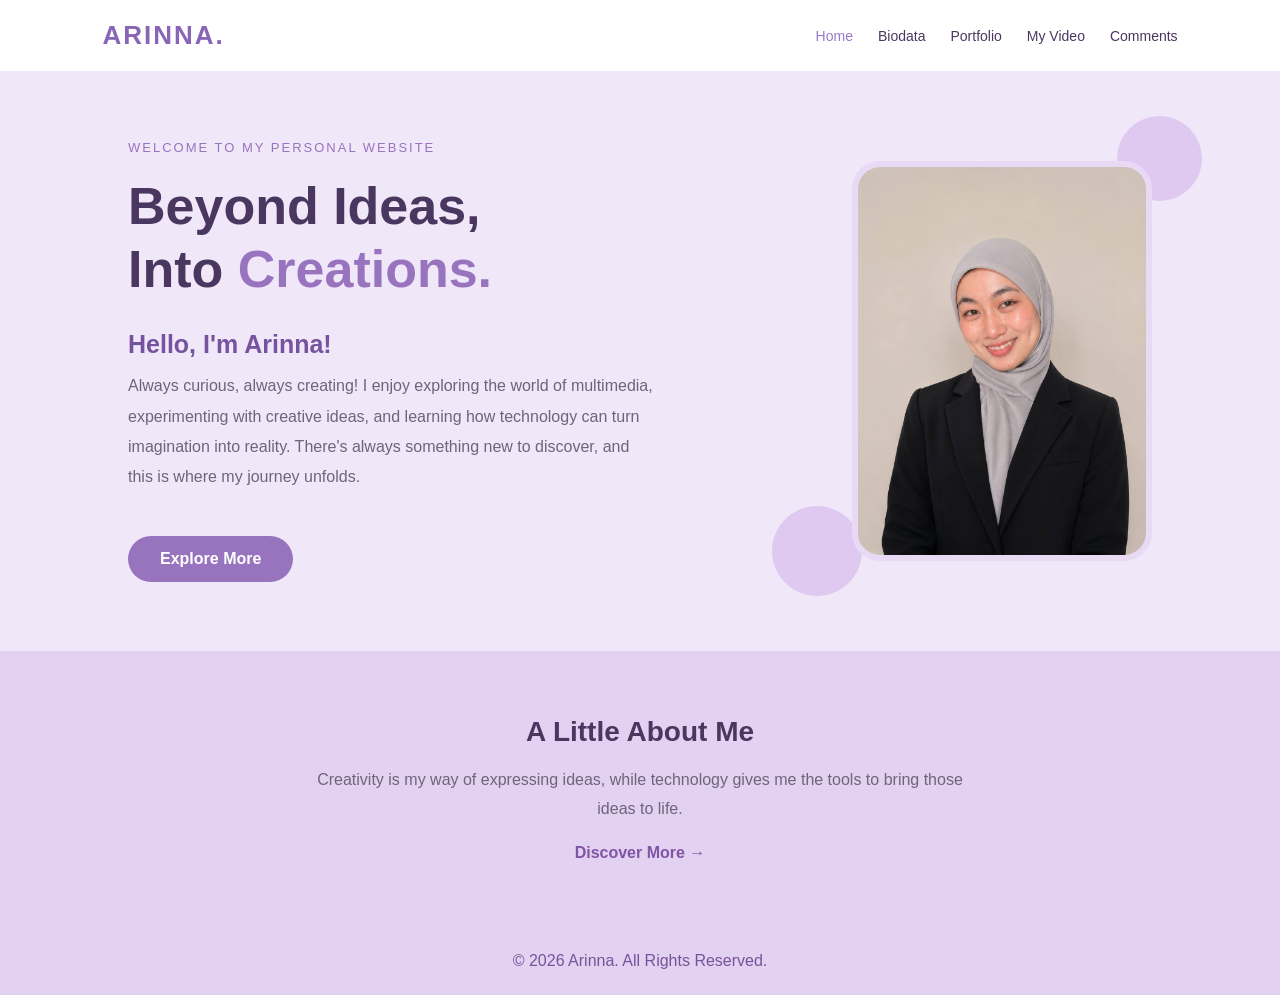
<file: index.html>
<!DOCTYPE html>
<html lang="en">

<head>
    <meta charset="UTF-8">
    <meta name="viewport" content="width=device-width, initial-scale=1.0">

    <title>Home | Arinna's Personal Website</title>

    <link rel="stylesheet" href="style.css">
</head>

<body>

    <!-- Navigation Bar -->
    <header>
        <nav class="navbar">

            <h2 class="logo">ARINNA.</h2>

            <ul class="nav-links">
                <li><a href="index.html" class="active">Home</a></li>
                <li><a href="biodata.html">Biodata</a></li>
                <li><a href="portfolio.html">Portfolio</a></li>
                <li><a href="video.html">My Video</a></li>
                <li><a href="comments.html">Comments</a></li>
            </ul>

        </nav>
    </header>


    <!-- Homepage Section -->
    <section class="home">

        <div class="home-content">

            <p class="welcome">
                WELCOME TO MY PERSONAL WEBSITE
            </p>

            <h1 class="hero-tagline">
                Beyond Ideas,<br>
                Into <span>Creations.</span>
            </h1>

            <h2 class="intro-title">
                Hello, I'm Arinna!
            </h2>

            <p class="intro-text">
                Always curious, always creating! I enjoy exploring
                the world of multimedia, experimenting with creative
                ideas, and learning how technology can turn
                imagination into reality.

                There's always something new to discover,
                and this is where my journey unfolds.
            </p>

            <a href="biodata.html" class="btn">
                Explore More
            </a>

        </div>

        <!-- Profile Image and Decorations -->
        <div class="home-image">

            <div class="floating-circle circle-one"></div>
            <div class="floating-circle circle-two"></div>

            <img src="images/profile.jpg"
                 alt="Arinna's Profile Picture">

        </div>

    </section>


    <!-- About Preview Section -->
    <section class="about-preview">

        <h2>A Little About Me</h2>

        <p>
            Creativity is my way of expressing ideas,
            while technology gives me the tools to bring
            those ideas to life.
        </p>

        <a href="biodata.html" class="text-link">
            Discover More →
        </a>

    </section>


    <!-- Footer -->
    <footer class="home-footer">
    <p>© 2026 Arinna. All Rights Reserved.</p>
</footer>

</body>
</html>
</file>
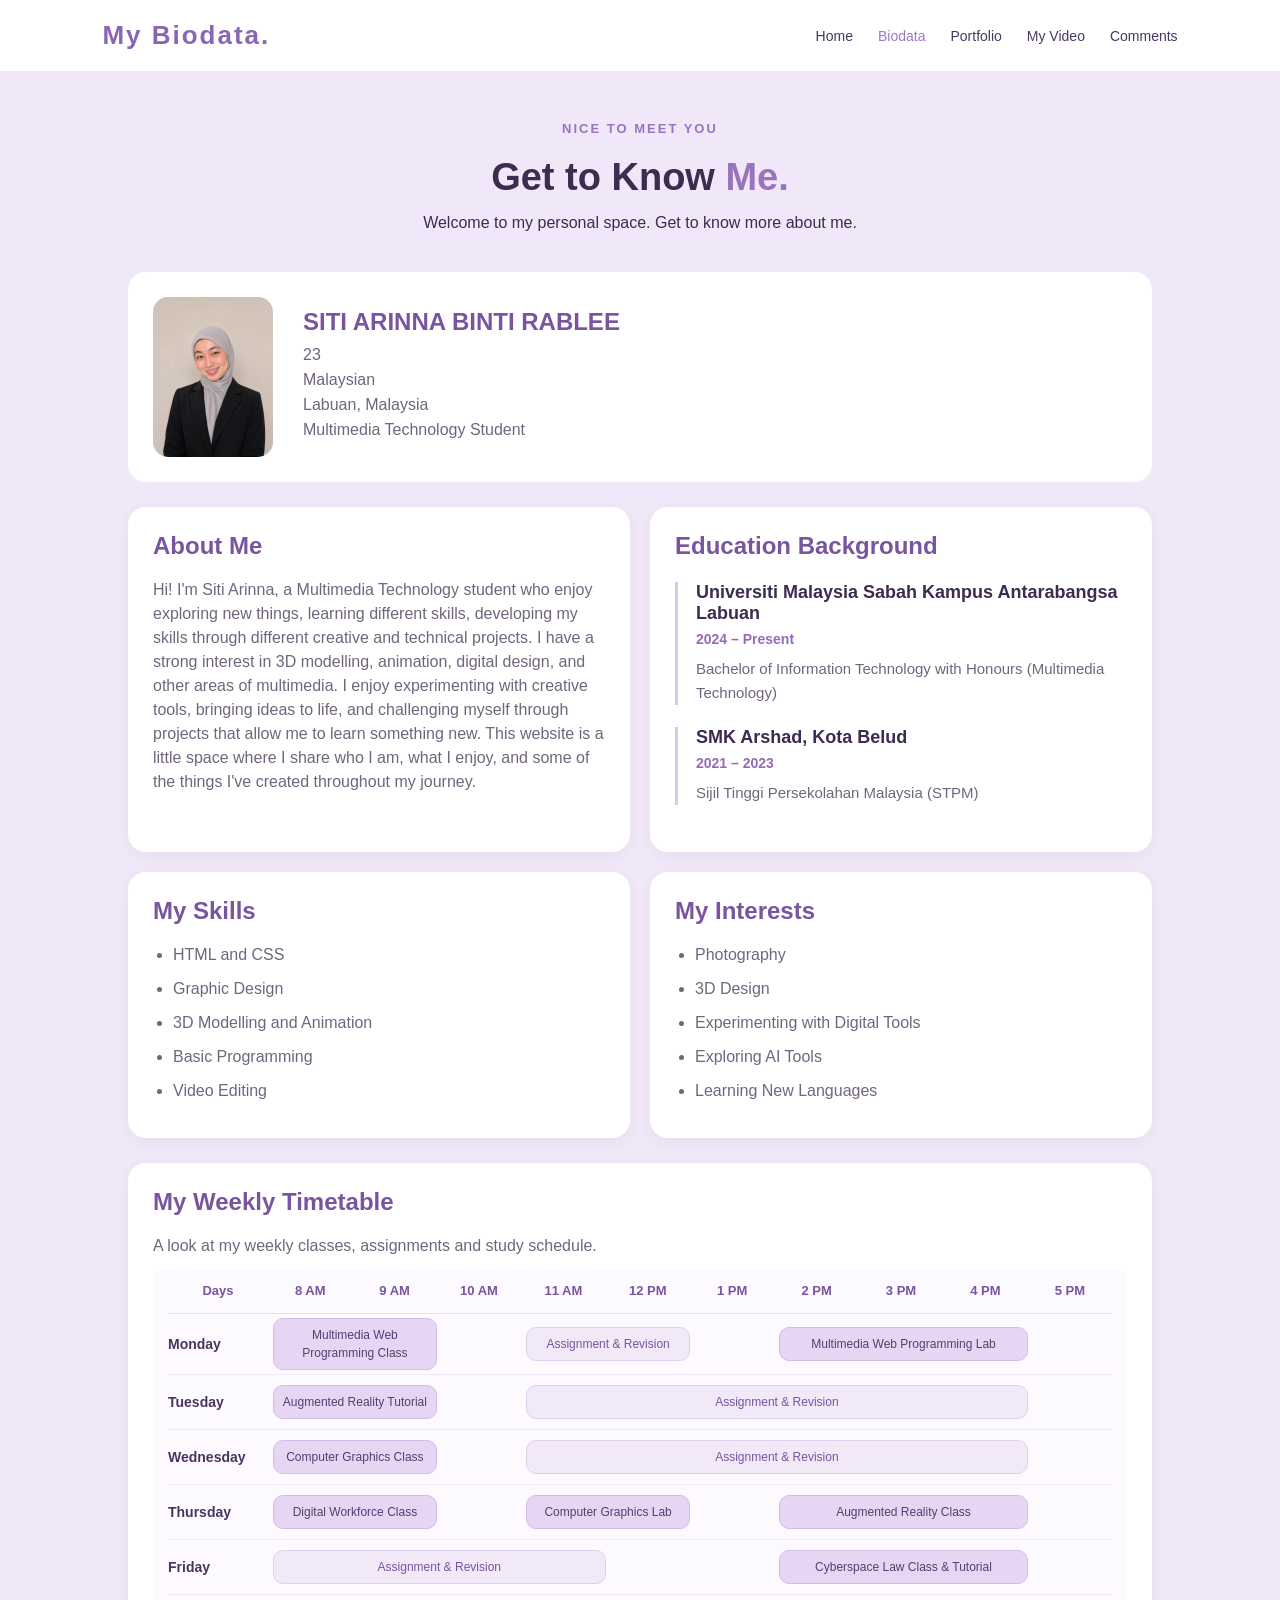
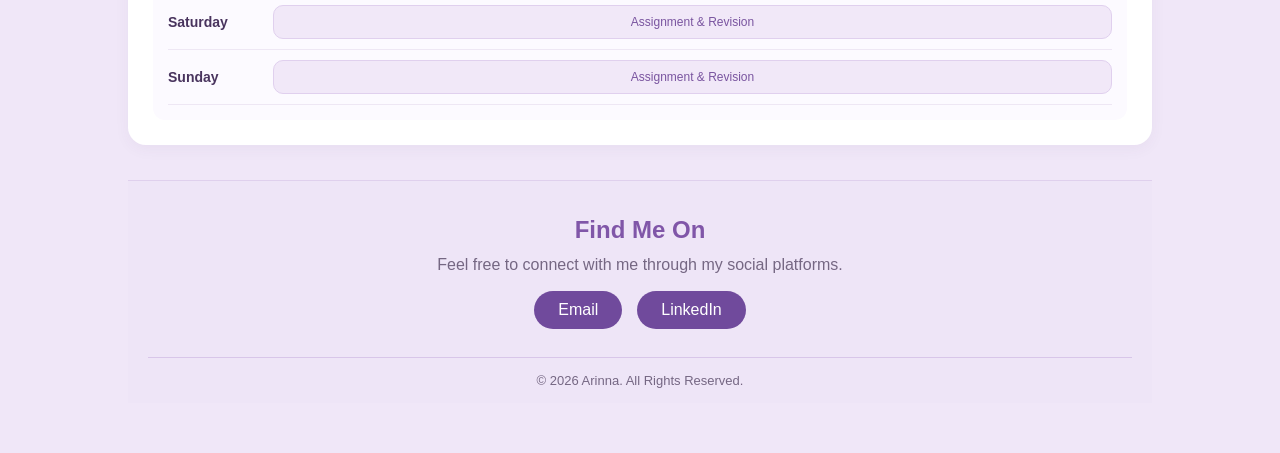
<file: biodata.html>
<!DOCTYPE html>
<html lang="en">

<head>
    <meta charset="UTF-8">
    <meta name="viewport" content="width=device-width, initial-scale=1.0">

    <title>My Biodata | Arinna</title>
    <link rel="stylesheet" href="style.css">
</head>

<body>

    <!-- Navigation -->
    <header>
        <nav class="navbar">
            <h2 class="logo">My Biodata.</h2>

            <ul class="nav-links">
                <li><a href="index.html">Home</a></li>
                <li><a href="biodata.html" class="active">Biodata</a></li>
                <li><a href="portfolio.html">Portfolio</a></li>
                <li><a href="video.html">My Video</a></li>
                <li><a href="comments.html">Comments</a></li>
            </ul>
        </nav>
    </header>

    
<main class="biodata-page">

    <!-- Page Heading -->
    <section class="page-heading">
        <p class="welcome">NICE TO MEET YOU</p>
        <h1>Get to Know <span>Me.</span></h1>
        <p>Welcome to my personal space. Get to know more about me.</p>
    </section>

    <!-- Profile Introduction -->
    <section class="bio-profile">

        <img src="images/profile.jpg" alt="Arinna's Profile Picture">

        <div class="profile-info">
            <h2>SITI ARINNA BINTI RABLEE</h2>
            <P>23</P>
            <p>Malaysian</p>
            <p>Labuan, Malaysia</p>
            <p>Multimedia Technology Student</p>
        </div>

    </section>

    <!-- About Me and Education -->
    <section class="bio-grid">

        <div class="bio-card">
            <h2>About Me</h2>
            <p>
                Hi! I'm Siti Arinna, a Multimedia Technology student who enjoy 
                exploring new things, learning different skills, developing my
                skills through different creative and technical projects. I 
                have a strong interest in 3D modelling, animation, digital 
                design, and other areas of multimedia. I enjoy experimenting 
                with creative tools, bringing ideas to life, and challenging 
                myself through projects that allow me to learn something new. 
                This website is a little space where I share who I am, what I 
                enjoy, and some of the things I've created throughout my journey.
            </p>
        </div>

        <!-- Education Background -->
        <div class="bio-card education-card">

            <h2>Education Background</h2>

            <div class="education-item">
                <h3>Universiti Malaysia Sabah Kampus Antarabangsa Labuan</h3>
                <span class="education-year">2024 – Present</span>
                <p>Bachelor of Information Technology with Honours
                (Multimedia Technology)</p>
            </div>

            <div class="education-item">
                <h3>SMK Arshad, Kota Belud</h3>
                <span class="education-year">2021 – 2023</span>
                <p>Sijil Tinggi Persekolahan Malaysia (STPM)</p>
            </div>

        </div>

        <!-- Skills -->
        <div class="bio-card">
            <h2>My Skills</h2>
            <ul>
                <li>HTML and CSS</li>
                <li>Graphic Design</li>
                <li>3D Modelling and Animation</li>
                <li>Basic Programming</li>
                <li>Video Editing</li>
            </ul>
        </div>

        <!-- Interests -->
        <div class="bio-card">
            <h2>My Interests</h2>
            <ul>
                <li>Photography</li>
                <li>3D Design</li>
                <li>Experimenting with Digital Tools</li>
                <li>Exploring AI Tools</li>
                <li>Learning New Languages</li>
            </ul>
        </div>

    </section>


    <!-- Weekly Timetable -->
    <section class="bio-card timetable-section">

        <h2>My Weekly Timetable</h2>
        <p class="timetable-intro">
            A look at my weekly classes, assignments and study schedule.
        </p>

        <div class="schedule-container">

            <div class="schedule">

                <!-- Time Heading -->
                <div class="schedule-header">
                    <div>Days</div>
                    <div>8 AM</div>
                    <div>9 AM</div>
                    <div>10 AM</div>
                    <div>11 AM</div>
                    <div>12 PM</div>
                    <div>1 PM</div>
                    <div>2 PM</div>
                    <div>3 PM</div>
                    <div>4 PM</div>
                    <div>5 PM</div>
                </div>

                <!-- Monday -->
                <div class="schedule-row">
                    <div class="day">Monday</div>
                    <div class="event class-event" style="grid-column: 2 / 4;">
                        Multimedia Web Programming Class
                    </div>
                    <div class="event study-event" style="grid-column: 5 /7;">
                        Assignment & Revision
                    </div>
                    <div class="event class-event" style="grid-column: 8 / 11;">
                        Multimedia Web Programming Lab
                    </div>
                </div>

                <!-- Tuesday -->
                <div class="schedule-row">
                    <div class="day">Tuesday</div>
                    <div class="event class-event" style="grid-column: 2 / 4;">
                        Augmented Reality Tutorial
                    </div>
                    <div class="event study-event" style="grid-column: 5 / 11;">
                        Assignment & Revision
                    </div>
                </div>

                <!-- Wednesday -->
                <div class="schedule-row">
                    <div class="day">Wednesday</div>
                    <div class="event class-event" style="grid-column: 2 / 4;">
                        Computer Graphics Class
                    </div>
                    <div class="event study-event" style="grid-column: 5 / 11;">
                        Assignment & Revision
                    </div>
                </div>

                <!-- Thursday -->
                <div class="schedule-row">
                    <div class="day">Thursday</div>
                    <div class="event class-event" style="grid-column: 2 / 4;">
                        Digital Workforce Class
                    </div>
                    <div class="event class-event" style="grid-column: 5 / 7;">
                        Computer Graphics Lab
                    </div>
                    <div class="event class-event" style="grid-column: 8 / 11;">
                        Augmented Reality Class
                    </div>
                </div>

                <!-- Friday -->
                <div class="schedule-row">
                    <div class="day">Friday</div>
                    <div class="event study-event" style="grid-column: 2 / 6"; >
                        Assignment & Revision
                    </div>
                    <div class="event class-event" style="grid-column: 8 / 11;">
                        Cyberspace Law Class & Tutorial
                    </div>
                </div>

                <!-- Saturday -->
                <div class="schedule-row">
                    <div class="day">Saturday</div>
                    <div class="event study-event full-event">
                        Assignment & Revision
                    </div>
                </div>

                <!-- Sunday -->
                <div class="schedule-row">
                    <div class="day">Sunday</div>
                    <div class="event study-event full-event">
                        Assignment & Revision
                    </div>
                </div>

            </div>
        </div>

    </section>

    <!-- Footer -->
<footer class="site-footer">

    <h2>Find Me On</h2>

    <p>Feel free to connect with me through my social platforms.</p>

    <div class="social-links">
        <a href="https://mail.google.com/mail/?view=cm&fs=1&to=ctarinna17@gmail.com"
        target="_blank"
        class="contact-btn">
            Email
        </a>
        <a href="https://www.linkedin.com/in/siti-arinna-rablee-064b1b335?utm_source=share_via&utm_content=profile&utm_medium=member_android" target="_blank">LinkedIn</a>

    </div>

    <div class="footer-bottom">
        <p>© 2026 Arinna. All Rights Reserved.</p>
    </div>

</footer>

</main>
</file>
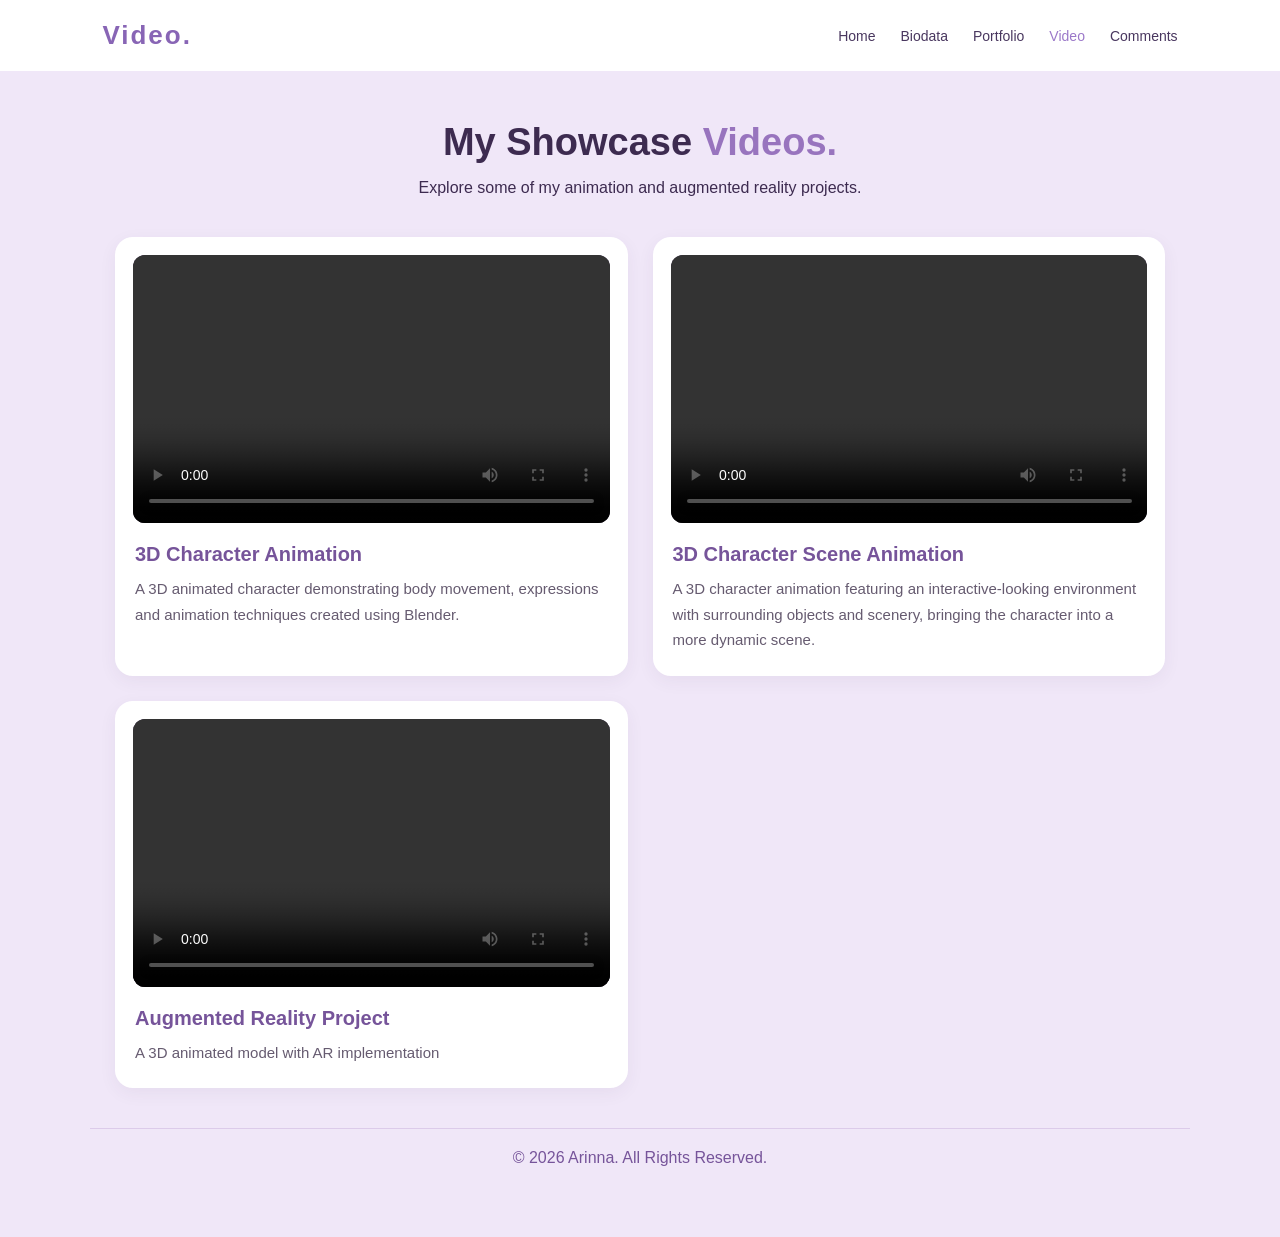
<file: video.html>
<!DOCTYPE html>
<html lang="en">

<head>
    <meta charset="UTF-8">
    <meta name="viewport" content="width=device-width, initial-scale=1.0">
    <title>Video</title>
    <link rel="stylesheet" href="style.css">
</head>
<body>

    <!-- Navigation Bar -->
     <header>
        <nav class="navbar">

            <h2 class="logo">Video.</h2>

            <ul class="nav-links">
                <li><a href="index.html">Home</a></li>
                <li><a href="biodata.html">Biodata</a></li>
                <li><a href="portfolio.html">Portfolio</a></li>
                <li><a href="video.html" class="active">Video</a></li>
                <li><a href="comments.html">Comments</a></li>
            </ul>

        </nav>
    </header>
    <!-- Video Page -->
    <main class="video-page">

        <!-- Page Heading -->
        <section class="page-heading">

            <p class="A GLIMPSE INTO MY WORLD"></p>

            <h1>My  Showcase <span>Videos.</span></h1>

            <p>
                Explore some of my animation and augmented reality projects.
            </p>

        </section>

    <!-- Video Page -->
    <section class="video-container">

        <!-- Character Animation -->
        <div class="video-card">

            <div class="video-box">
                <video controls>
                    <source src="videos/animation/characterAnimation.mp4"
                            type="video/mp4">
                    <source src="videos/animation/characterAnimation2.mp4"
                            type="video/mp4">

                    Your browser does not support video.
                </video>
            </div>

            <div class="video-description">
                <h2>3D Character Animation</h2>

                <p>
                    A 3D animated character demonstrating body movement,
                    expressions and animation techniques created using 
                    Blender.
                </p>
            </div>

        </div>
        <!-- Character Animation2 -->
        <div class="video-card">

            <div class="video-box">
                <video controls>
                    <source src="videos/animation/characterAnimation2.mp4"
                            type="video/mp4">

                    Your browser does not support video.
                </video>
            </div>

            <div class="video-description">
                <h2>3D Character Scene Animation</h2>

                <p>
                    A 3D character animation featuring an interactive-looking 
                    environment with surrounding objects and scenery, bringing 
                    the character into a more dynamic scene.
                </p>
            </div>

        </div>

        <!-- Augmented Reality -->
        <div class="video-card">

            <div class="video-box">
                <video controls>
                    <source src="videos/AR/AR2.mp4"
                            type="video/mp4">

                    Your browser does not support video.
                </video>
            </div>

            <div class="video-description">
                <h2>Augmented Reality Project</h2>

                <p>
                    A 3D animated model with AR implementation
                </p>
            </div>

        </div>

    </section>
    
    <!-- Footer -->
    <footer class="video-footer">

        <div>
            <p>© 2026 Arinna. All Rights Reserved.</p>
        </div>

    </footer>
    </main>
</body>
</html>
</file>
<file: style.css>
/* GENERAL SETTINGS */
* {
    margin: 0;
    padding: 0;
    box-sizing: border-box;
    font-family: Arial, sans-serif;
}

body {
    margin: 0;
    font-family: Arial, sans-serif;
    background-color: #F0E7F8;
    color: #3D2B50;
}


/* NAVIGATION BAR */
header {
    background-color: white;
    padding: 20px 8%;
}

.navbar {
    display: flex;
    justify-content: space-between;
    align-items: center;
}

.logo {
    color: #8865B5;
    font-size: 26px;
    letter-spacing: 2px;
}

.nav-links {
    display: flex;
    list-style: none;
    gap: 25px;
}

.nav-links a {
    text-decoration: none;
    color: #49375F;
    font-size: 14px;
    transition: 0.3s;
}

.nav-links a:hover,
.nav-links a.active {
    color: #9B78C9;
}

/* MOBILE NAVIGATION */

/* MOBILE NAVIGATION */
@media screen and (max-width: 768px) {

    header {
        width: 100%;
        padding: 20px 15px;
        box-sizing: border-box;
    }

    .navbar {
        display: flex;
        flex-direction: column;
        align-items: center;
        justify-content: center;
        gap: 20px;
    }

    .logo {
        width: 100%;
        text-align: center;
        font-size: 24px;
        margin: 0;
    }

    .nav-links {
        width: 100%;
        display: flex;
        flex-wrap: wrap;
        justify-content: center;
        align-items: center;
        gap: 12px 16px;
        margin: 0;
        padding: 0;
    }

    .nav-links li {
        list-style: none;
    }

    .nav-links a {
        font-size: 14px;
        white-space: nowrap;
    }

}

/* HOMEPAGE */
.home {
    background-color: #F0E7F8;
    min-height: 580px;
    display: flex;
    align-items: center;
    justify-content: space-between;
    padding: 60px 10%;
    gap: 50px;
    overflow: hidden;
}

/* WELCOME TEXT */
.welcome {
    color: #9874BE;
    font-size: 13px;
    letter-spacing: 2px;
    margin-bottom: 20px;
}

/* MAIN TAGLINE */
.hero-tagline {
    font-size: 52px;
    line-height: 1.2;
    color: #49375F;
    margin-bottom: 30px;
}

.hero-tagline span {
    color: #9874BE;
}

/* INTRODUCTION HEADING */
.intro-title {
    font-size: 25px;
    color: #76539E;
    margin-bottom: 12px;
}

/* INTRODUCTON PARAGRAPH */
.intro-text {
    max-width: 530px;
    line-height: 1.9;
    color: #6F647C;
    margin-bottom: 25px;
}


/* IMAGE CONTAINER */
.home-image {
    position: relative;
    width: 300px;
    flex-shrink: 0;
    overflow: visible;
}

/* PROFILE PICTURE */
.home-image img {
    display: block;
    width: 100%;
    aspect-ratio: 3 / 4;
    height: auto;
    object-fit: cover;
    object-position: center;

    border: 6px solid #E8D9F5;
    border-radius: 28px;

    position: relative;
    z-index: 2;
}

/* BUBBLES BEHIND THE PICTURE */
.home-image .floating-circle {
    position: absolute;
    border-radius: 50%;
    background-color: #DFC9F1;
    z-index: 1;
    pointer-events: none;
}
/* TOP RIGHT BUBBLE */
.home-image .circle-one {
    width: 85px;
    height: 85px;
    top: -45px;
    right: -50px;

    animation: floating 3s ease-in-out infinite;
}

/* BOTTOM LEFT BUBBLE */
.home-image .circle-two {
    width: 90px;
    height: 90px;
    bottom:-35px;
    left: -80px;

    animation: floating 4s ease-in-out infinite;
}

@keyframes floating {
    0%, 100% {
        transform: translateY(0);
    }

    50% {
        transform: translateY(-20px);
    }
}

@media (max-width: 768px) {
    .floating-circle {
        width: 55px;
        height: 55px;
        right: 15px;
        top: 20px;
    }
}

/* ABOUT ME SECTION */
.about-preview {
    background-color: #E2D1F0;
    padding: 65px 20px;
    text-align: center;
    margin-top: 0;
}

.about-preview h2 {
    color: #49375F;
    font-size: 28px;
    margin-bottom: 18px;
}

.about-preview p {
    max-width: 650px;
    margin: 0 auto 20px;
    color: #6F647C;
    line-height: 1.8;
}

.about-preview .text-link {
    color: #8055A5;
    font-weight: bold;
    text-decoration: none;
}

.about-preview .text-link:hover {
    color: #49375F;
}

/* FOOTER */
.home-footer {
    width: 100%;
    background-color: #E2D1F0;
    color: #76549A;
    text-align: center;
    padding: 25px 0;
    margin: 0;
    box-sizing: border-box;
}

.home-footer p {
    margin: 0;
    padding: 0;
}

/* MOBILE RESPONSIVE */
@media (max-width: 768px) {

    .home {
        flex-direction: column-reverse;
        text-align: center;
        padding: 45px 7%;
        gap: 40px;
    }

    .hero-tagline {
        font-size: 36px;
    }

    .intro-title {
        font-size: 22px;
    }

    .home-image {
        width: 230px;
        height: 290px;
    }

    .intro-text {
        margin-left: auto;
        margin-right: auto;
    }

}
.btn {
    display: inline-block;
    background-color: #9874BE;
    color: white;
    padding: 14px 32px;
    border-radius: 30px;
    text-decoration: none;
    font-size: 16px;
    font-weight: bold;
    margin-top: 18px;

    transition: 0.3s ease;
}

.btn:hover {
    background-color: #76539E;
    transform: translateY(-3px);
    box-shadow: 0 5px 15px rgba(118, 83, 158, 0.25);
}

/* BIODATA PAGE */
.biodata-page {
    background-color: #F0E7F8;
    padding: 50px 10%;
}

/* PAGE HEADING */
.page-heading {
    text-align: center;
    margin-bottom: 35px;
}

.page-heading h1 {
    font-size: 38px;
    color: #39294F;
    margin: 10px 0;
}

.page-heading h1 span {
    color: #9B78C5;
}

/* PROFILE INTRODUCTION */
.bio-profile {
    display: flex;
    align-items: center;
    gap: 30px;
    background-color: white;
    padding: 25px;
    border-radius: 18px;
    margin-bottom: 25px;
}

.bio-profile img {
    width: 120px;
    aspect-ratio: 3 / 4;
    object-fit: cover;
    border-radius: 15px;
}

.profile-info h2 {
    color: #79549F;
    margin-bottom: 10px;
}

.profile-info p {
    margin: 7px 0;
    color: #71657D;
}

/* TWO-COLUMN GRID */
.bio-grid {
    display: grid;
    grid-template-columns: 1fr 1fr;
    gap: 20px;
    margin-bottom: 25px;
}

/* CONTENT CARDS */
.bio-card {
    background-color: white;
    padding: 25px;
    border-radius: 18px;
    box-shadow: 0 4px 15px rgba(80, 50, 100, 0.05);
}

.bio-card h2 {
    color: #79549F;
    text-align: left;
    margin-top: 0;
    margin-bottom: 18px;;
}

.bio-card h3 {
    color: #39294F;
    margin-bottom: 10px;
}

.bio-card p,
.bio-card li {
    color: #71657D;
    margin-bottom: 10px;
    line-height: 1.5;
}

.bio-card ul {
    padding-left: 20px;
}

/* EDUCATION BACKGROUND */
.education-item {
    padding-left: 18px;
    border-left: 3px solid #DCC5EF;
    margin-top: 22px;
    margin-bottom: 22px;
}

.education-item h3 {
    color: #3D2B50;
    font-size: 18px;
    margin-bottom: 6px;
}

.education-year {
    display: inline-block;
    color: #946BB7;
    font-size: 14px;
    font-weight: bold;
    margin-bottom: 10px;
}

.education-item p {
    color: #71657D;
    font-size: 15px;
    line-height: 1.6;
    margin: 0;
}

/* TIMETABLE */
.timetable-section {
    margin-top: 25px;
}

.timetable-intro {
    color: #71657D;
    margin-bottom: 20px;
}

.schedule-container {
    width: 100%;
    overflow-x: auto;
}

.schedule {
    min-width: 850px;
    background-color: #FCFAFF;
    border-radius: 12px;
    padding: 15px;
}

/* TIME HEADER */
.schedule-header {
    display: grid;
    grid-template-columns: 100px repeat(10, minmax(65px, 1fr));
    align-items: center;
    text-align: center;
    color: #79549F;
    font-size: 13px;
    font-weight: bold;
    padding-bottom: 15px;
    border-bottom: 1px solid #E8DDF0;
}

/* EACH DAY */
.schedule-row {
    display: grid;
    grid-template-columns: 100px repeat(10, minmax(65px, 1fr));
    align-items: center;
    min-height: 55px;
    border-bottom: 1px solid #EEE7F4;
    gap: 5px;
    padding: 4px 0;
}

/* DAY NAME */
.day {
    font-weight: bold;
    color: #49345E;
    font-size: 14px;
}

/* ACTIVITY BLOCKS */
.event {
    padding: 7px 5px;
    border-radius: 10px;
    text-align: center;
    font-size: 12px;
    line-height: 1.5;
}

/* CLASS ACTIVITIES */
.class-event {
    background-color: #E6D6F3;
    color: #563D72;
    border: 1px solid #D4BCE8;
}

/* ASSIGNMENTS AND REVISION */
.study-event {
    background-color: #F1E8F8;
    color: #79549F;
    border: 1px solid #E0D0EE;
}

/* FULL DAY ACTIVITIES */
.full-event {
    grid-column: 2 / 12;
}


/* SOCIAL LINKS */
.contact-section {
    text-align: center;
    margin-top: 25px;
}

.social-links {
    display: flex;
    justify-content: center;
    flex-wrap: wrap;
    gap: 15px;
    margin-top: 20px;
}

.social-links a {
    text-decoration: none;
    color: white;
    background-color: #9B78C5;
    padding: 10px 22px;
    border-radius: 25px;
}

.social-links a:hover {
    background-color: #79549F;
}

/*BIODATA FOOTER */
.site-footer {
    width: 100%;
    background-color: #eee5f7;
    padding: 35px 20px 15px;
    text-align: center;
    margin-top: 35px;
    border-top: 1px solid #dfd0ed;
}

.site-footer h2 {
    color: #8056a8;
    margin-bottom: 12px;
}

.site-footer p {
    color: #756783;
    margin-bottom: 20px;
}

.social-links {
    display: flex;
    justify-content: center;
    gap: 15px;
    flex-wrap: wrap;
}

.social-links a {
    background-color: #704a9c;;
    color: white;
    text-decoration: none;
    padding: 10px 24px;
    border-radius: 25px;
    transform: translateY(-3px);
}

.social-links a:hover {
    background-color: #704a9c;
    transform: translateY(-3px);
}

.footer-bottom {
    border-top: 1px solid #d8c6e9;
    margin-top: 25px;
    padding-top: 15px;
}

.footer-bottom p {
    margin: 0;
    font-size: 13px;
}


/* MOBILE RESPONSIVE */
@media (max-width: 768px) {

    .biodata-page {
        padding: 35px 5%;
    }

    .bio-grid {
        grid-template-columns: 1fr;
    }

    .bio-profile {
        flex-direction: column;
        text-align: center;
    }

    .bio-profile img {
        width: 130px;
    }

    .page-heading h1 {
        font-size: 30px;
    }
}

/*PORTFOLIO PAGE*/
.portfolio-container {
    width: 88%;
    max-width: 1000px;
    margin: 45px auto;
    box-sizing: border-box;
}
html, body {
    width: 100%;
    max-width: 100%;
    overflow-x: hidden;
}

* {
    box-sizing: border-box;
}

/* MAIN HEADING */
.portfolio-heading {
    text-align: center;
    margin-bottom: 55px;
}

.portfolio-heading h1 {
    font-size: 40px;
    color: #3D2B50;
    margin: 15px 0;
}

.portfolio-heading h1 span {
    color: #9874BE;
}

/* SECTION HEADING */
.creation-section > h2 {
    color: #76549A;
    font-size: 30px;
    margin-bottom: 8px;
}

.creation-section > p {
    color: #76677F;
    margin-bottom: 30px;
}

/* PROJECT CARDS */
.project {
    background-color: white;
    width: 100%;
    max-width: 100%;
    padding: 22px;
    margin: 25px 0;
    border-radius: 18px;
    box-sizing: border-box;
}

.project h3 {
    color: #76549A;
    font-size: 21px;
    margin-bottom: 10px;
}

.project p {
    color: #665B70;
    line-height: 1.6;
    margin-bottom: 18px;
}
/* PORTFOLIO FOOTER */
.portfolio-footer {
    width: 100%;
    background-color:#eee5f7;
    padding: 22px 15px;
    text-align: center;
    box-sizing: border-box;
    margin-top: 35px;
}

.portfolio-footer p {
    color: #76549A;
    font-size: 15px;
    margin: 0;
}

/* IMAGE GRID */
.image-gallery {
    display: grid;
    grid-template-columns: repeat(3, minmax(0, 1fr));
    gap: 15px;
    width: 100%;
}

.image-gallery img {
    width: 100%;
    height: 170px;
    object-fit: cover;
    border-radius: 10px;
    cursor: pointer;
}

.image-gallery img:hover {
    transform: scale(1.03);
}

/* IMAGE LIGHTBOX */
.lightbox {
    display: none;
    position: fixed;
    z-index: 9999;
    top: 0;
    left: 0;
    width: 100%;
    height: 100vh;

    background-color: rgba(25, 15, 35, 0.92);

    justify-content: center;
    align-items: center;
}

/* ENLARGED IMAGE */
.lightbox img {
    display: block;
    max-width: 75%;
    max-height: 75vh;
    width: auto;
    height: auto;
    object-fit: contain;
    margin: auto;
    border-radius: 10px;
}

/* IMAGE CAPTION */
.lightbox p {
    position: absolute;
    bottom: 20px;
    left: 50%;
    transform: translateX(-50%);

    color: white;
    font-size: 16px;
    text-align: center;
    width: 80%;
}

/* CLOSE BUTTON */
.close-lightbox {
    position: absolute;
    top: 20px;
    right: 35px;
    color: white;
    font-size: 40px;
    cursor: pointer;
}

/* PREVIOUS AND NEXT BUTTONS */
.prev-button,
.next-button {
    position: absolute;
    top: 50%;
    transform: translateY(-50%);

    background-color: rgba(255, 255, 255, 0.2);
    color: white;
    border: none;
    font-size: 30px;
    padding: 15px;
    cursor: pointer;
    border-radius: 8px;
}

.prev-button {
    left: 25px;
}

.next-button {
    right: 25px;
}


/* MOBILE RESPONSIVE */
@media screen and (max-width: 700px) {

    .image-gallery {
        grid-template-columns: repeat(2, 1fr);
    }

    .portfolio-heading h1 {
        font-size: 30px;
    }

    .project {
        padding: 18px;
    }

}

@media screen and (max-width: 450px) {

    .image-gallery {
        grid-template-columns: 1fr;
    }

    .image-gallery img {
        height: auto;
    }

}

/* VIDEO PAGE */
.video-page {
    width: 90%;
    max-width: 1100px;
    margin: 50px auto;
    box-sizing: border-box;
}

/* PAGE HEADING */
.page-heading {
    text-align: center;
    margin-bottom: 40px;
}

.page-heading .welcome {
    color: #9874BE;
    letter-spacing: 2px;
    font-weight: 600;
}

.page-heading h1 {
    font-size: 38px;
    color: #3D2B50;
    margin: 15px 0;
}

.page-heading h1 span {
    color: #9874BE;
}

/* VIDEO CARDS */
.video-container {
    width: 100%;
    max-width: 1050px;
    margin: 40px auto;
    display: grid;
    grid-template-columns: repeat(2, minmax(0, 1fr));
    align-items: stretch;
    gap: 25px;
}

.video-card {
    background-color: white;
    padding: 18px;
    border-radius: 18px;
    box-sizing: border-box;
    min-width: 0;
    box-shadow: 0 5px 18px rgba(61, 43, 80, 0.06);
}

.video-box {
    width: 100%;
    aspect-ratio: 16 / 9;
    overflow: hidden;
    border-radius: 12px;
    background-color: #3D2B50;
}

.video-box video {
    width: 100%;
    height: 100%;
    display: block;
    object-fit: contain;
}

.video-description {
    padding: 5px 2px;
}

.video-description h2 {
    color: #76549A;
    font-size: 20px;
    margin: 15px 0 10px;
}

.video-description p {
    color: #665B70;
    font-size: 15px;
    line-height: 1.7;
    margin: 0;
}

/* VIDEO PAGE FOOTER */
.video-footer {
    width: 100%;
    max-width: 100%;
    box-sizing: border-box;
    margin: 0;
    padding: 20px;
    background-color: #F0E7F8;
    border-top: 1px solid #DCCBEA;
    text-align: center;
}

.video-footer p {
    color: #76549A;
    margin: 0;
    font-size: 16px;
}

/* MOBILE VIDEO HORIZONTAL SCROLL */
@media screen and (max-width: 700px) {

    .video-page {
        width: 100%;
        margin: 25px 0;
        padding: 0 15px;
    }

    .video-container {
        display: flex;
        flex-direction: row;
        flex-wrap: nowrap;
        overflow-x: auto;
        overflow-y: hidden;
        gap: 15px;
        width: 100%;
        margin: 25px 0;
        padding: 0 0 15px;
        scroll-snap-type: x mandatory;
        -webkit-overflow-scrolling: touch;
    }

    .video-card {
        flex: 0 0 85%;
        width: 85%;
        min-width: 85%;
        max-width: 85%;
        padding: 12px;
        scroll-snap-align: start;
    }

    .video-box {
        width: 100%;
        aspect-ratio: 16 / 9;
    }

    .video-box video {
        width: 100%;
        height: 100%;
        object-fit: contain;
    }

    .video-description h2 {
        font-size: 16px;
    }

    .video-description p {
        font-size: 12px;
        line-height: 1.5;
    }

    .page-heading h1 {
        font-size: 25px;
    }
}

/* COMMENTS PAGE */
.comments-page {
    max-width: 800px;
    margin: 0 auto;
    padding: 50px 20px;
}

/* COMMENT FORM */
.comment-container {
    background-color: white;
    padding: 35px;
    border-radius: 15px;
    border: 1px solid #E9DDF7;
    margin-bottom: 40px;
}

.comment-container h2,
.comments-section h2 {
    color: #76539E;
    font-size: 24px;
    margin-bottom: 10px;
}

.form-description {
    color: #81758D;
    line-height: 1.7;
    margin-bottom: 20px;
}


/* FORM LAYOUT */
.comment-container form {
    display: flex;
    flex-direction: column;
    gap: 10px;
}

.comment-container label {
    color: #49375F;
    font-weight: bold;
    font-size: 14px;
    margin-top: 10px;
}

.comment-container input,
.comment-container textarea {
    width: 100%;
    padding: 13px;
    border: 1px solid #DCCFEF;
    border-radius: 8px;
    background-color: #FAF8FF;
    font-size: 14px;
    outline: none;
}

.comment-container input:focus,
.comment-container textarea:focus {
    border-color: #9874BE;
}

.comment-container textarea {
    resize: vertical;
}


/* SUBMIT BUTTON */
.comment-container .btn {
    border: none;
    cursor: pointer;
    align-self: flex-start;
    margin-top: 15px;
    font-size: 14px;
}

#form-response {
    margin-top: 15px;
    color: #76539E;
    font-weight: bold;
}


/* RECENT COMMENTS */
.comments-section {
    margin-top: 30px;
}

.owner-controls {
    display: flex;
    align-items: center;
    flex-wrap: wrap;
    gap: 12px;
    margin: 20px 0;
}

.owner-btn {
    background-color: #E9DDF7;
    color: #76539E;
    border: none;
    border-radius: 20px;
    padding: 10px 18px;
    cursor: pointer;
}

.owner-btn:hover {
    background-color: #DCCFEF;
}

#ownerStatus {
    color: #76539E;
    font-size: 13px;
}


/* INDIVIDUAL COMMENT CARD */
.comment-card {
    background-color: white;
    border: 1px solid #E9DDF7;
    border-radius: 12px;
    padding: 22px;
    margin-bottom: 18px;
}

.comment-header {
    display: flex;
    justify-content: space-between;
    align-items: center;
    margin-bottom: 12px;
    gap: 10px;
}

.comment-name {
    color: #76539E;
    font-weight: bold;
}

.comment-date {
    color: #9A8DA8;
    font-size: 12px;
}

.comment-message {
    color: #49375F;
    line-height: 1.7;
    overflow-wrap: anywhere;
    margin-bottom: 15px;
}


/* LIKE AND REACTION BUTTONS */
.comment-actions {
    display: flex;
    flex-wrap: wrap;
    gap: 8px;
}

.reaction-btn {
    background-color: #F4EFFB;
    border: 1px solid #E9DDF7;
    border-radius: 20px;
    padding: 8px 13px;
    cursor: pointer;
    transition: 0.2s;
}

.reaction-btn:hover {
    background-color: #E9DDF7;
    transform: translateY(-2px);
}



/* EMPTY COMMENT MESSAGE */
.empty-comments {
    text-align: center;
    padding: 30px;
    color: #81758D;
    background-color: white;
    border: 1px dashed #DCCFEF;
    border-radius: 12px;
}


/* HIDE ELEMENTS */
[hidden] {
    display: none !important;
}


/* MOBILE RESPONSIVE */
@media (max-width: 768px) {

    .comments-page {
        padding: 35px 15px;
    }

    .comment-container {
        padding: 22px;
    }

    .comment-card {
        padding: 16px;
    }

    .comment-header {
        align-items: flex-start;
        flex-direction: column;
    }

}

/* WEBSITE ANIMATIONS*/
/* PAGE FADE IN */
body {
    animation: fadeIn 1s ease-in;
}

@keyframes fadeIn {
    from {
        opacity: 0;
    }

    to {
        opacity: 1;
    }
}


/* SECTION SLIDE UP */

.page-heading,
.home-content,
.about-preview,
.bio-card,
.project-card,
.video-container,
.comment-container,
.comments-section,
.contact-info {
    animation: slideUp 0.8s ease both;
}

@keyframes slideUp {
    from {
        opacity: 0;
        transform: translateY(25px);
    }

    to {
        opacity: 1;
        transform: translateY(0);
    }
}


/* NAVIGATION HOVER */
.nav-links a {
    transition: color 0.3s ease;
}

.nav-links a:hover {
    color: #9874BE;
}


/* BUTTON ANIMATION */
.btn {
    transition: all 0.3s ease;
}

.btn:hover {
    transform: translateY(-4px);
    box-shadow: 0 5px 15px rgba(152, 116, 190, 0.3);
}


/* PROJECT CARD ANIMATION */
.project { 
    transition: transform 0.3s ease,
                box-shadow 0.3s ease;
}

.project:hover {
    transform: translateY(-8px);
    box-shadow: 0 10px 20px rgba(152, 116, 190, 0.2);
}


/* PROFILE IMAGE ANIMATION */
.home-image img {
    transition: transform 0.4s ease;
}

.home-image img:hover {
    transform: scale(1.04);
}


/* REDUCE ANIMATION FOR ACCESSIBILITY */
@media (prefers-reduced-motion: reduce) {
    *,
    *::before,
    *::after {
        animation-duration: 0.01ms !important;
        transition-duration: 0.01ms !important;
    }
}
</file>
